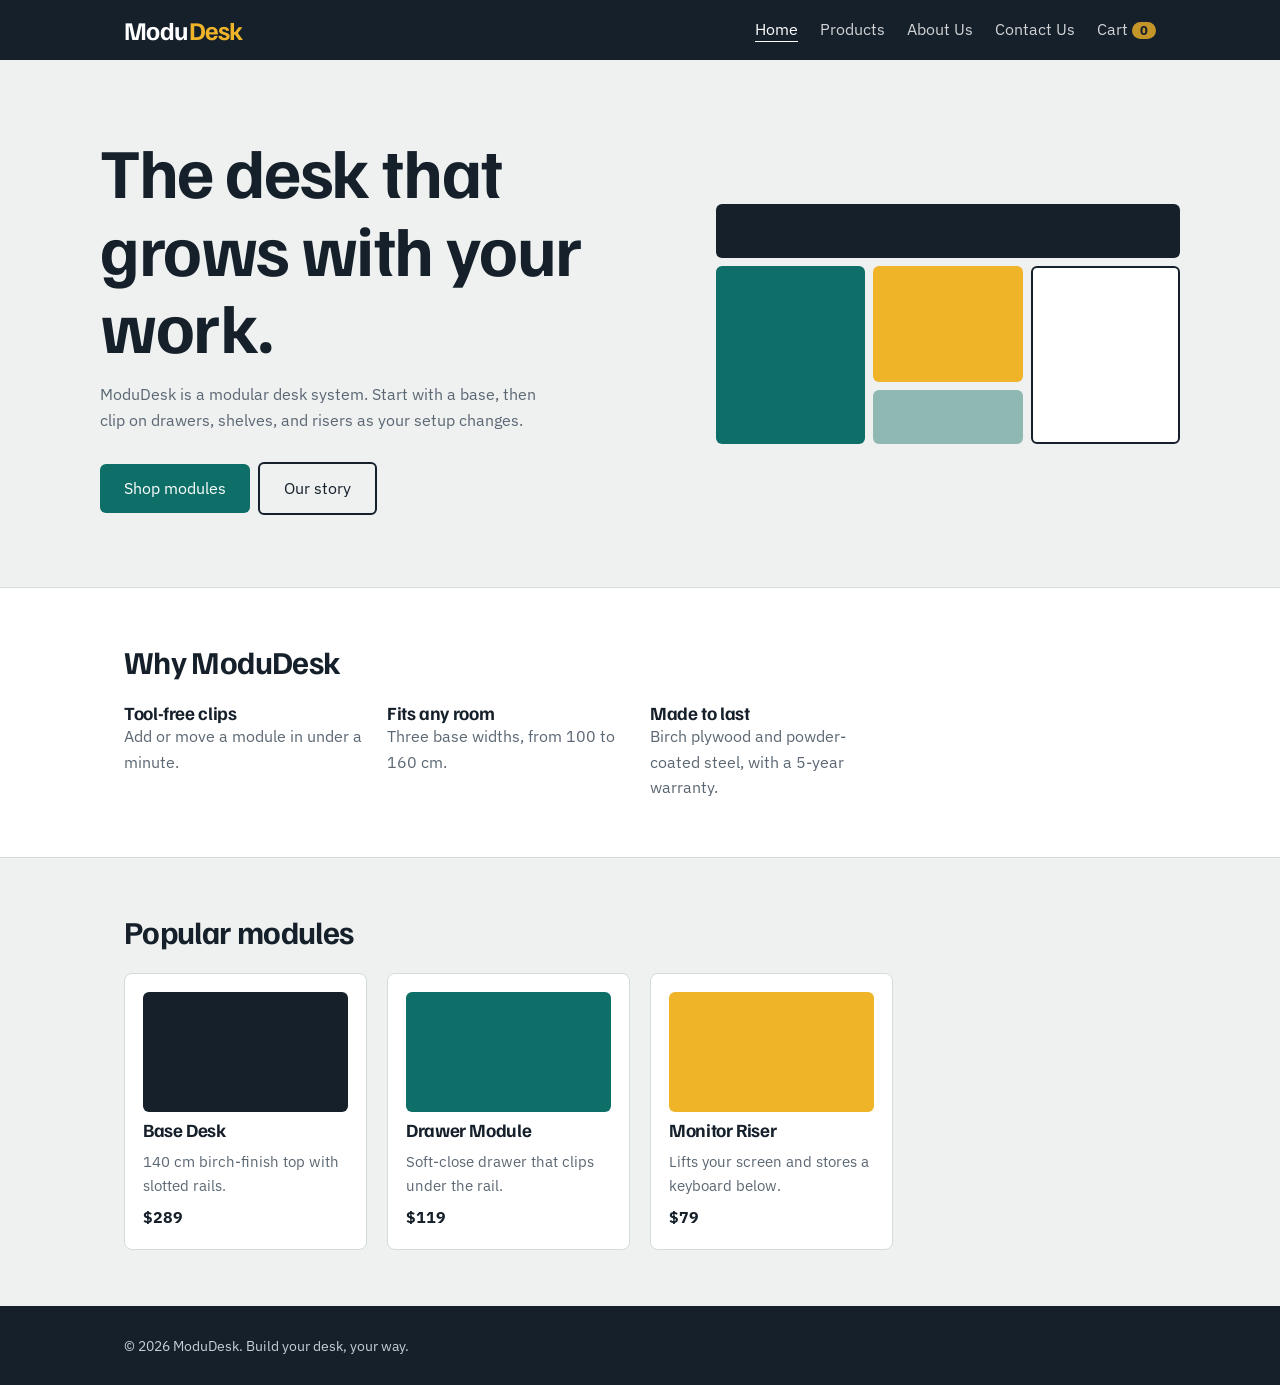
<file: index.html>
<!DOCTYPE html><html lang="en"><head><meta charset="UTF-8"><meta name="viewport" content="width=device-width,initial-scale=1"><title>Home | ModuDesk</title><link rel="preconnect" href="https://fonts.googleapis.com"><link href="https://fonts.googleapis.com/css2?family=Familjen+Grotesk:wght@600;700&family=IBM+Plex+Sans:wght@400;600&display=swap" rel="stylesheet"><link rel="stylesheet" href="style.css"></head><body>
<header><div class="wrap"><a class="logo" href="index.html">Modu<span>Desk</span></a>
<nav><a href="index.html" class="on">Home</a><a href="Product.html">Products</a><a href="About%20Us.html">About Us</a><a href="contact%20us.html">Contact Us</a><a href="Cart.html">Cart<span class="count">0</span></a></nav></div></header>
<main><div class="wrap hero"><div><h1>The desk that grows with your work.</h1>
<p>ModuDesk is a modular desk system. Start with a base, then clip on drawers, shelves, and risers as your setup changes.</p>
<a class="btn" href="Product.html">Shop modules</a><a class="btn alt" href="About%20Us.html">Our story</a></div>
<div class="desk" aria-label="Illustration of a modular desk"><div class="top"></div><div class="m1"></div><div class="m2"></div><div class="m3"></div><div class="m4"></div></div></div>
<div class="band"><div class="wrap"><section><h2>Why ModuDesk</h2><div class="grid">
<div><h3>Tool-free clips</h3><p>Add or move a module in under a minute.</p></div>
<div><h3>Fits any room</h3><p>Three base widths, from 100 to 160 cm.</p></div>
<div><h3>Made to last</h3><p>Birch plywood and powder-coated steel, with a 5-year warranty.</p></div></div></section></div></div>
<div class="wrap"><section><h2>Popular modules</h2><div class="grid">
<div class="card"><div class="swatch" style="background:#16202B"></div><h3>Base Desk</h3><p>140 cm birch-finish top with slotted rails.</p><span class="price">$289</span></div>
<div class="card"><div class="swatch" style="background:#0E6F68"></div><h3>Drawer Module</h3><p>Soft-close drawer that clips under the rail.</p><span class="price">$119</span></div>
<div class="card"><div class="swatch" style="background:#F0B429"></div><h3>Monitor Riser</h3><p>Lifts your screen and stores a keyboard below.</p><span class="price">$79</span></div>
</div></section></div></main>
<footer><div class="wrap">&copy; 2026 ModuDesk. Build your desk, your way.</div></footer><script>
function getCart(){try{return JSON.parse(localStorage.getItem("moduCart"))||{}}catch(e){return{}}}
function updateCount(){const n=Object.values(getCart()).reduce((a,b)=>a+b,0);document.querySelectorAll(".count").forEach(e=>e.textContent=n)}
updateCount();
</script>
</body>
</html>
</file>
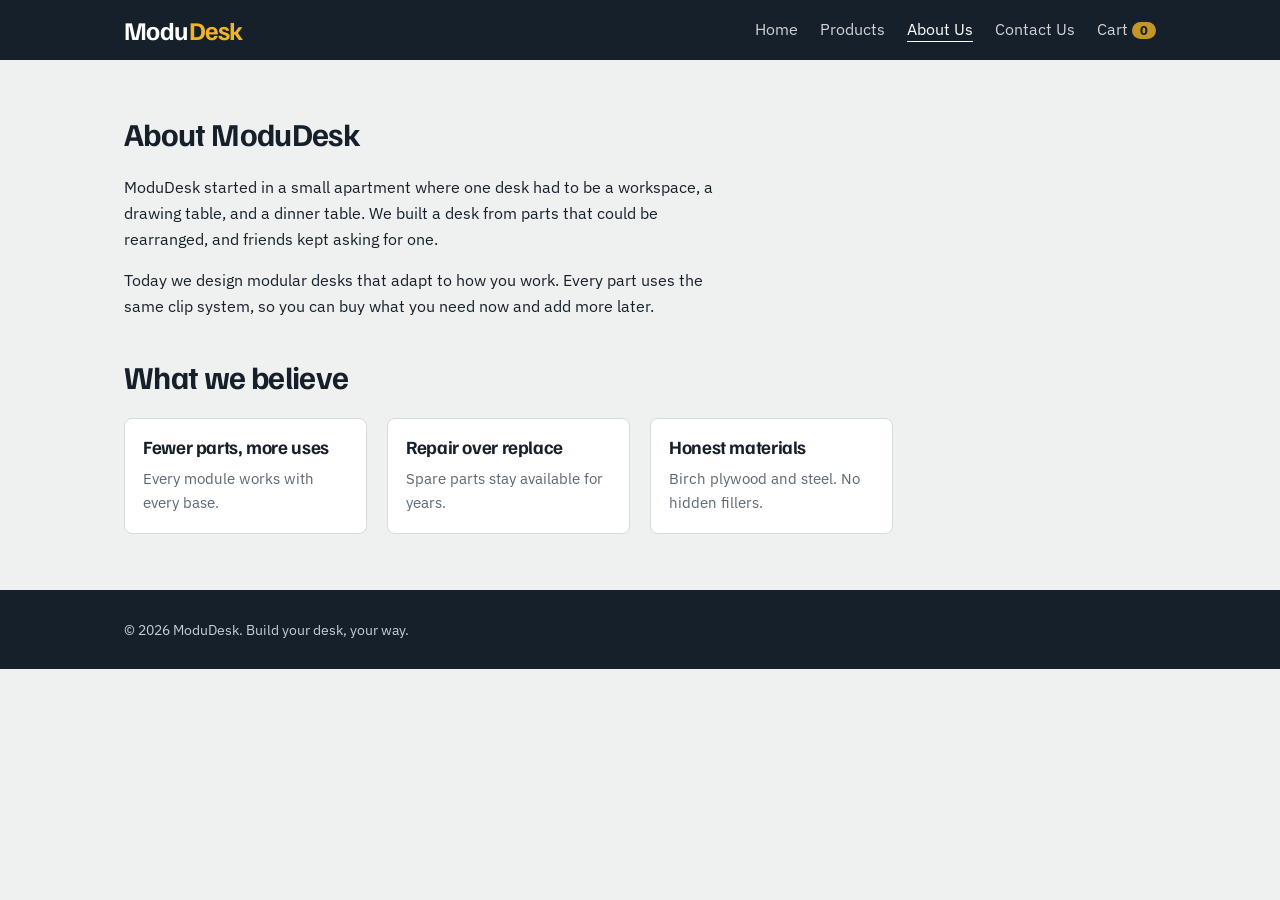
<file: About Us.html>
<!DOCTYPE html><html lang="en"><head><meta charset="UTF-8"><meta name="viewport" content="width=device-width,initial-scale=1"><title>About Us | ModuDesk</title><link rel="preconnect" href="https://fonts.googleapis.com"><link href="https://fonts.googleapis.com/css2?family=Familjen+Grotesk:wght@600;700&family=IBM+Plex+Sans:wght@400;600&display=swap" rel="stylesheet"><link rel="stylesheet" href="style.css"></head><body>
<header><div class="wrap"><a class="logo" href="index.html">Modu<span>Desk</span></a>
<nav><a href="index.html">Home</a><a href="Product.html">Products</a><a href="About%20Us.html" class="on">About Us</a><a href="contact%20us.html">Contact Us</a><a href="Cart.html">Cart<span class="count">0</span></a></nav></div></header>
<main class="wrap"><section><h2>About ModuDesk</h2>
<p style="max-width:62ch;margin-bottom:16px">ModuDesk started in a small apartment where one desk had to be a workspace, a drawing table, and a dinner table. We built a desk from parts that could be rearranged, and friends kept asking for one.</p>
<p style="max-width:62ch;margin-bottom:16px">Today we design modular desks that adapt to how you work. Every part uses the same clip system, so you can buy what you need now and add more later.</p>
<h2 style="margin-top:40px">What we believe</h2><div class="grid">
<div class="card"><h3>Fewer parts, more uses</h3><p>Every module works with every base.</p></div>
<div class="card"><h3>Repair over replace</h3><p>Spare parts stay available for years.</p></div>
<div class="card"><h3>Honest materials</h3><p>Birch plywood and steel. No hidden fillers.</p></div></div></section></main>
<footer><div class="wrap">&copy; 2026 ModuDesk. Build your desk, your way.</div></footer><script>
function getCart(){try{return JSON.parse(localStorage.getItem("moduCart"))||{}}catch(e){return{}}}
function updateCount(){const n=Object.values(getCart()).reduce((a,b)=>a+b,0);document.querySelectorAll(".count").forEach(e=>e.textContent=n)}
updateCount();
</script>
</body>
</html>
</file>
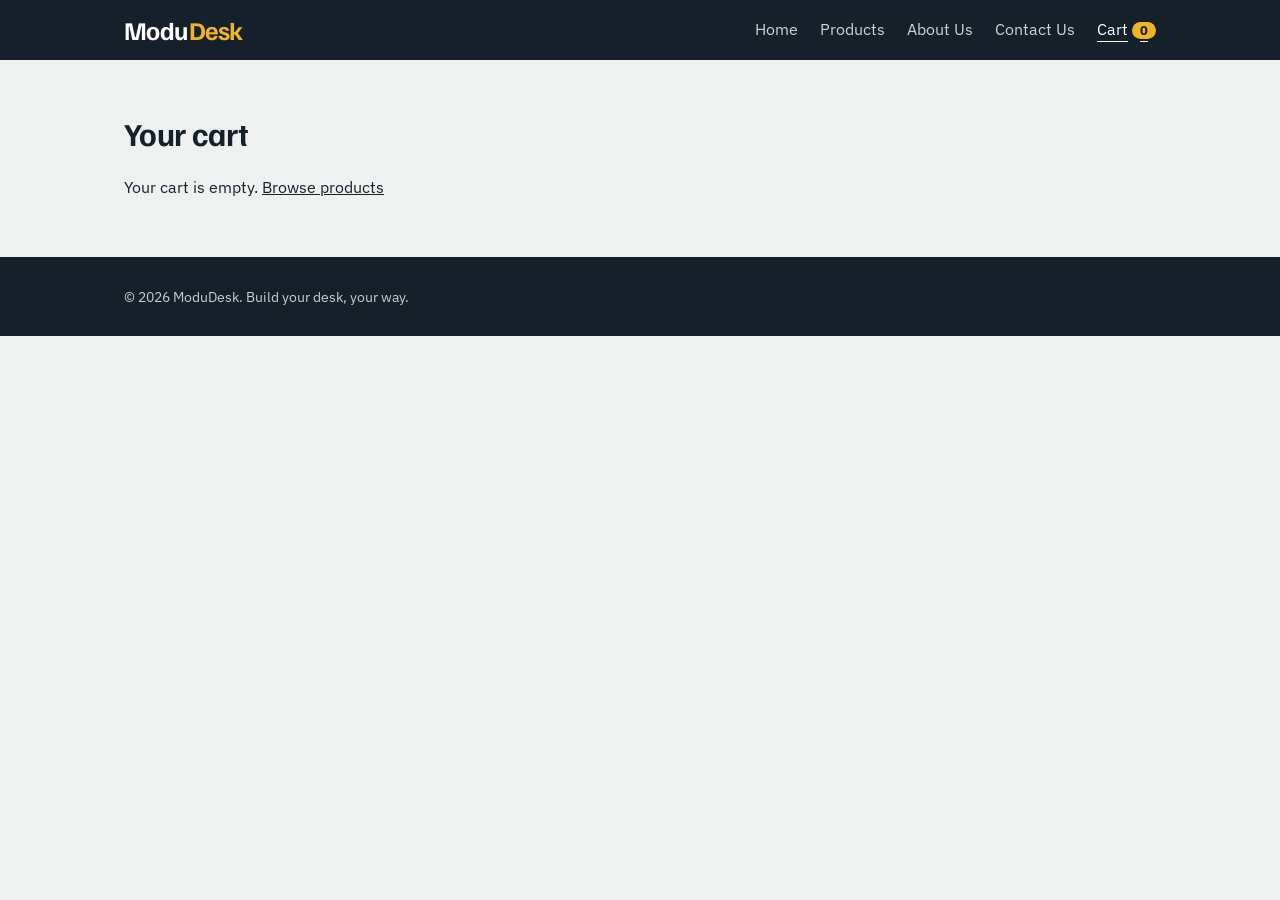
<file: Cart.html>
<!DOCTYPE html><html lang="en"><head><meta charset="UTF-8"><meta name="viewport" content="width=device-width,initial-scale=1"><title>Cart | ModuDesk</title><link rel="preconnect" href="https://fonts.googleapis.com"><link href="https://fonts.googleapis.com/css2?family=Familjen+Grotesk:wght@600;700&family=IBM+Plex+Sans:wght@400;600&display=swap" rel="stylesheet"><link rel="stylesheet" href="style.css"></head><body>
<header><div class="wrap"><a class="logo" href="index.html">Modu<span>Desk</span></a>
<nav><a href="index.html">Home</a><a href="Product.html">Products</a><a href="About%20Us.html">About Us</a><a href="contact%20us.html">Contact Us</a><a href="Cart.html" class="on">Cart<span class="count">0</span></a></nav></div></header>
<main class="wrap"><section><h2>Your cart</h2><div id="cart"></div></section></main>
<footer><div class="wrap">&copy; 2026 ModuDesk. Build your desk, your way.</div></footer><script>
const ITEMS = {
  1:{name:"Base Desk",price:289},
  2:{name:"Drawer Module",price:119},
  3:{name:"Monitor Riser",price:79},
  4:{name:"Cable Tray",price:39},
  5:{name:"Side Shelf",price:99},
  6:{name:"Desk Mat",price:49}
};
function getCart(){try{return JSON.parse(localStorage.getItem("moduCart"))||{}}catch(e){return{}}}
function saveCart(c){try{localStorage.setItem("moduCart",JSON.stringify(c))}catch(e){}updateCount()}
function updateCount(){const n=Object.values(getCart()).reduce((a,b)=>a+b,0);document.querySelectorAll(".count").forEach(e=>e.textContent=n)}
function render(){const c=getCart(),ids=Object.keys(c).filter(i=>c[i]>0),box=document.getElementById("cart");
if(!ids.length){box.innerHTML='<p>Your cart is empty. <a href="Product.html">Browse products</a></p>';return}
let total=0;const rows=ids.map(i=>{const p=ITEMS[i],sub=p.price*c[i];total+=sub;
return `<tr><td>${p.name}</td><td>$${p.price}</td><td class="qty"><button data-a="-" data-id="${i}" aria-label="Decrease">-</button> ${c[i]} <button data-a="+" data-id="${i}" aria-label="Increase">+</button></td><td>$${sub}</td></tr>`}).join("");
box.innerHTML=`<table><tr><th>Item</th><th>Price</th><th>Qty</th><th>Subtotal</th></tr>${rows}</table><p class="total">Total: <strong>$${total}</strong></p><p class="total"><button class="btn" id="co">Checkout</button></p><p class="note" id="msg" role="status"></p>`;
document.getElementById("co").onclick=()=>{saveCart({});box.innerHTML='<p class="note">Thanks! Your order is placed (demo).</p>'}}
document.getElementById("cart").addEventListener("click",e=>{const{a,id}=e.target.dataset;if(!a)return;const c=getCart();c[id]+=a=="+"?1:-1;if(c[id]<=0)delete c[id];saveCart(c);render()});
updateCount();
render();
</script>
</body>
</html>
</file>
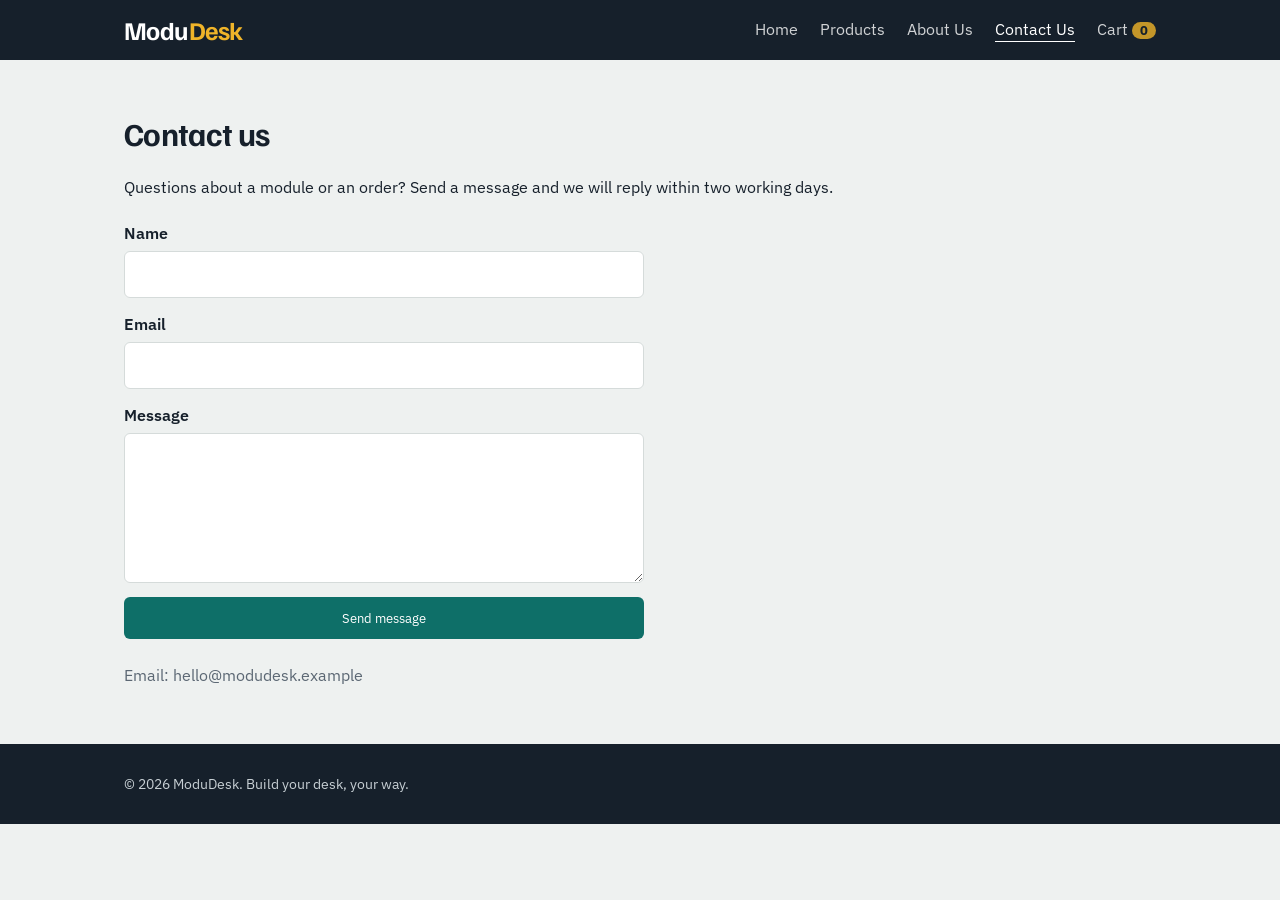
<file: contact us.html>
<!DOCTYPE html><html lang="en"><head><meta charset="UTF-8"><meta name="viewport" content="width=device-width,initial-scale=1"><title>Contact Us | ModuDesk</title><link rel="preconnect" href="https://fonts.googleapis.com"><link href="https://fonts.googleapis.com/css2?family=Familjen+Grotesk:wght@600;700&family=IBM+Plex+Sans:wght@400;600&display=swap" rel="stylesheet"><link rel="stylesheet" href="style.css"></head><body>
<header><div class="wrap"><a class="logo" href="index.html">Modu<span>Desk</span></a>
<nav><a href="index.html">Home</a><a href="Product.html">Products</a><a href="About%20Us.html">About Us</a><a href="contact%20us.html" class="on">Contact Us</a><a href="Cart.html">Cart<span class="count">0</span></a></nav></div></header>
<main class="wrap"><section><h2>Contact us</h2>
<p style="margin-bottom:20px">Questions about a module or an order? Send a message and we will reply within two working days.</p>
<form id="f"><label>Name<input name="n" required></label><label>Email<input type="email" name="e" required></label>
<label>Message<textarea name="m" rows="5" required></textarea></label><button class="btn" type="submit">Send message</button></form>
<p class="note" id="ok" role="status"></p><p style="margin-top:24px;color:var(--muted)">Email: hello@modudesk.example</p></section></main>
<footer><div class="wrap">&copy; 2026 ModuDesk. Build your desk, your way.</div></footer><script>
function getCart(){try{return JSON.parse(localStorage.getItem("moduCart"))||{}}catch(e){return{}}}
function updateCount(){const n=Object.values(getCart()).reduce((a,b)=>a+b,0);document.querySelectorAll(".count").forEach(e=>e.textContent=n)}
updateCount();

document.getElementById("f").addEventListener("submit",e=>{e.preventDefault();document.getElementById("ok").textContent="Message sent. Thanks for reaching out.";e.target.reset()})
</script>
</body>
</html>
</file>
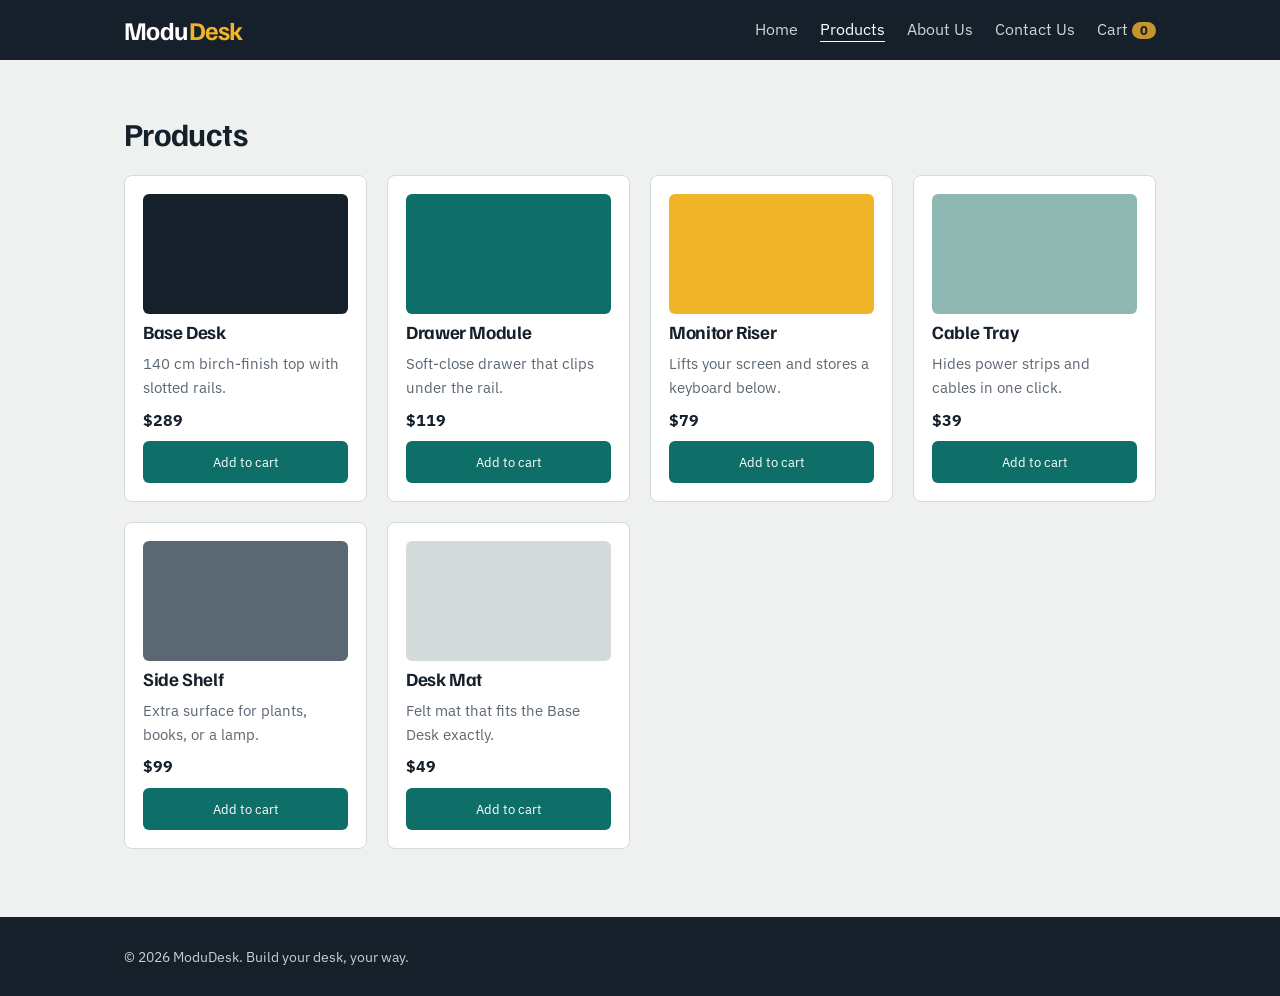
<file: Product.html>
<!DOCTYPE html><html lang="en"><head><meta charset="UTF-8"><meta name="viewport" content="width=device-width,initial-scale=1"><title>Products | ModuDesk</title><link rel="preconnect" href="https://fonts.googleapis.com"><link href="https://fonts.googleapis.com/css2?family=Familjen+Grotesk:wght@600;700&family=IBM+Plex+Sans:wght@400;600&display=swap" rel="stylesheet"><link rel="stylesheet" href="style.css"></head><body>
<header><div class="wrap"><a class="logo" href="index.html">Modu<span>Desk</span></a>
<nav><a href="index.html">Home</a><a href="Product.html" class="on">Products</a><a href="About%20Us.html">About Us</a><a href="contact%20us.html">Contact Us</a><a href="Cart.html">Cart<span class="count">0</span></a></nav></div></header>
<main class="wrap"><section><h2>Products</h2><div class="grid" id="list">
<div class="card"><div class="swatch" style="background:#16202B"></div><h3>Base Desk</h3><p>140 cm birch-finish top with slotted rails.</p><span class="price">$289</span><button class="btn" data-id="1" data-name="Base Desk">Add to cart</button></div>
<div class="card"><div class="swatch" style="background:#0E6F68"></div><h3>Drawer Module</h3><p>Soft-close drawer that clips under the rail.</p><span class="price">$119</span><button class="btn" data-id="2" data-name="Drawer Module">Add to cart</button></div>
<div class="card"><div class="swatch" style="background:#F0B429"></div><h3>Monitor Riser</h3><p>Lifts your screen and stores a keyboard below.</p><span class="price">$79</span><button class="btn" data-id="3" data-name="Monitor Riser">Add to cart</button></div>
<div class="card"><div class="swatch" style="background:#8FB8B3"></div><h3>Cable Tray</h3><p>Hides power strips and cables in one click.</p><span class="price">$39</span><button class="btn" data-id="4" data-name="Cable Tray">Add to cart</button></div>
<div class="card"><div class="swatch" style="background:#5B6773"></div><h3>Side Shelf</h3><p>Extra surface for plants, books, or a lamp.</p><span class="price">$99</span><button class="btn" data-id="5" data-name="Side Shelf">Add to cart</button></div>
<div class="card"><div class="swatch" style="background:#D5DBDA"></div><h3>Desk Mat</h3><p>Felt mat that fits the Base Desk exactly.</p><span class="price">$49</span><button class="btn" data-id="6" data-name="Desk Mat">Add to cart</button></div>
</div><p class="note" id="msg" role="status"></p></section></main>
<footer><div class="wrap">&copy; 2026 ModuDesk. Build your desk, your way.</div></footer><script>
function getCart(){try{return JSON.parse(localStorage.getItem("moduCart"))||{}}catch(e){return{}}}
function saveCart(c){try{localStorage.setItem("moduCart",JSON.stringify(c))}catch(e){}updateCount()}
function updateCount(){const n=Object.values(getCart()).reduce((a,b)=>a+b,0);document.querySelectorAll(".count").forEach(e=>e.textContent=n)}

document.getElementById("list").addEventListener("click", e => {
  const id = e.target.dataset.id;
  if (!id) return;
  const c = getCart();
  c[id] = (c[id] || 0) + 1;
  saveCart(c);
  document.getElementById("msg").textContent = e.target.dataset.name + " added to cart.";
});
updateCount();
</script>
</body>
</html>
</file>
<file: style.css>
:root{--bg:#EEF1F0;--ink:#16202B;--muted:#5B6773;--teal:#0E6F68;--sun:#F0B429;--card:#fff;--line:#D5DBDA}
*{box-sizing:border-box;margin:0}
body{font-family:"IBM Plex Sans",system-ui,sans-serif;background:var(--bg);color:var(--ink);line-height:1.6}
h1,h2,h3,.logo{font-family:"Familjen Grotesk","IBM Plex Sans",sans-serif;line-height:1.1;letter-spacing:-.02em}
a{color:inherit}
:focus-visible{outline:3px solid var(--sun);outline-offset:2px}
.wrap{max-width:1080px;margin:0 auto;padding:0 24px}
header{background:var(--ink);color:#fff}
header .wrap{display:flex;align-items:center;justify-content:space-between;flex-wrap:wrap;gap:12px;padding-top:16px;padding-bottom:16px}
.logo{font-size:1.6rem;font-weight:700;text-decoration:none}
.logo span{color:var(--sun)}
nav{display:flex;gap:22px;flex-wrap:wrap}
nav a{text-decoration:none;opacity:.8}
nav a:hover,nav a.on{opacity:1;text-decoration:underline;text-underline-offset:6px}
.count{background:var(--sun);color:var(--ink);border-radius:99px;padding:0 8px;font-size:.8rem;font-weight:700;margin-left:4px}
.hero{padding:72px 0;display:grid;grid-template-columns:1.1fr .9fr;gap:48px;align-items:center}
.hero h1{font-size:clamp(2.6rem,6vw,4.4rem);margin-bottom:18px}
.hero p{max-width:46ch;color:var(--muted);margin-bottom:28px}
.btn{display:inline-block;background:var(--teal);color:#fff;border:0;padding:12px 24px;border-radius:6px;font:600 1rem inherit;font-family:inherit;text-decoration:none;cursor:pointer}
.btn:hover{background:#0a5a54}
.btn.alt{background:transparent;color:var(--ink);border:2px solid var(--ink);margin-left:8px}
.desk{display:grid;grid-template-columns:repeat(6,1fr);grid-auto-rows:54px;gap:8px}
.desk div{border-radius:6px}
.desk .top{grid-column:1/7;background:var(--ink)}
.desk .m1{grid-column:1/3;grid-row:2/5;background:var(--teal)}
.desk .m2{grid-column:3/5;grid-row:2/4;background:var(--sun)}
.desk .m3{grid-column:5/7;grid-row:2/5;background:#fff;border:2px solid var(--ink)}
.desk .m4{grid-column:3/5;grid-row:4/5;background:#8FB8B3}
section{padding:56px 0}
section h2{font-size:2rem;margin-bottom:24px}
.grid{display:grid;grid-template-columns:repeat(auto-fill,minmax(230px,1fr));gap:20px}
.card{background:var(--card);border:1px solid var(--line);border-radius:8px;padding:18px;display:flex;flex-direction:column;gap:8px}
.card .swatch{height:120px;border-radius:6px}
.card p{color:var(--muted);font-size:.95rem;flex:1}
.price{font-weight:700}
.band{background:#fff;border-block:1px solid var(--line)}
.band .grid p{color:var(--muted)}
table{width:100%;border-collapse:collapse;background:#fff;border:1px solid var(--line)}
th,td{padding:12px 14px;text-align:left;border-bottom:1px solid var(--line)}
.qty button{width:30px;height:30px;border:1px solid var(--line);background:#fff;border-radius:4px;cursor:pointer}
.total{text-align:right;margin-top:20px;font-size:1.3rem}
form{display:grid;gap:14px;max-width:520px}
label{display:grid;gap:4px;font-weight:600}
input,textarea{font:inherit;padding:10px;border:1px solid var(--line);border-radius:6px}
.note{color:var(--teal);font-weight:600;margin-top:12px}
footer{background:var(--ink);color:#c7cfd4;padding:28px 0;font-size:.9rem}
@media(max-width:760px){.hero{grid-template-columns:1fr;padding:40px 0}}
</file>
